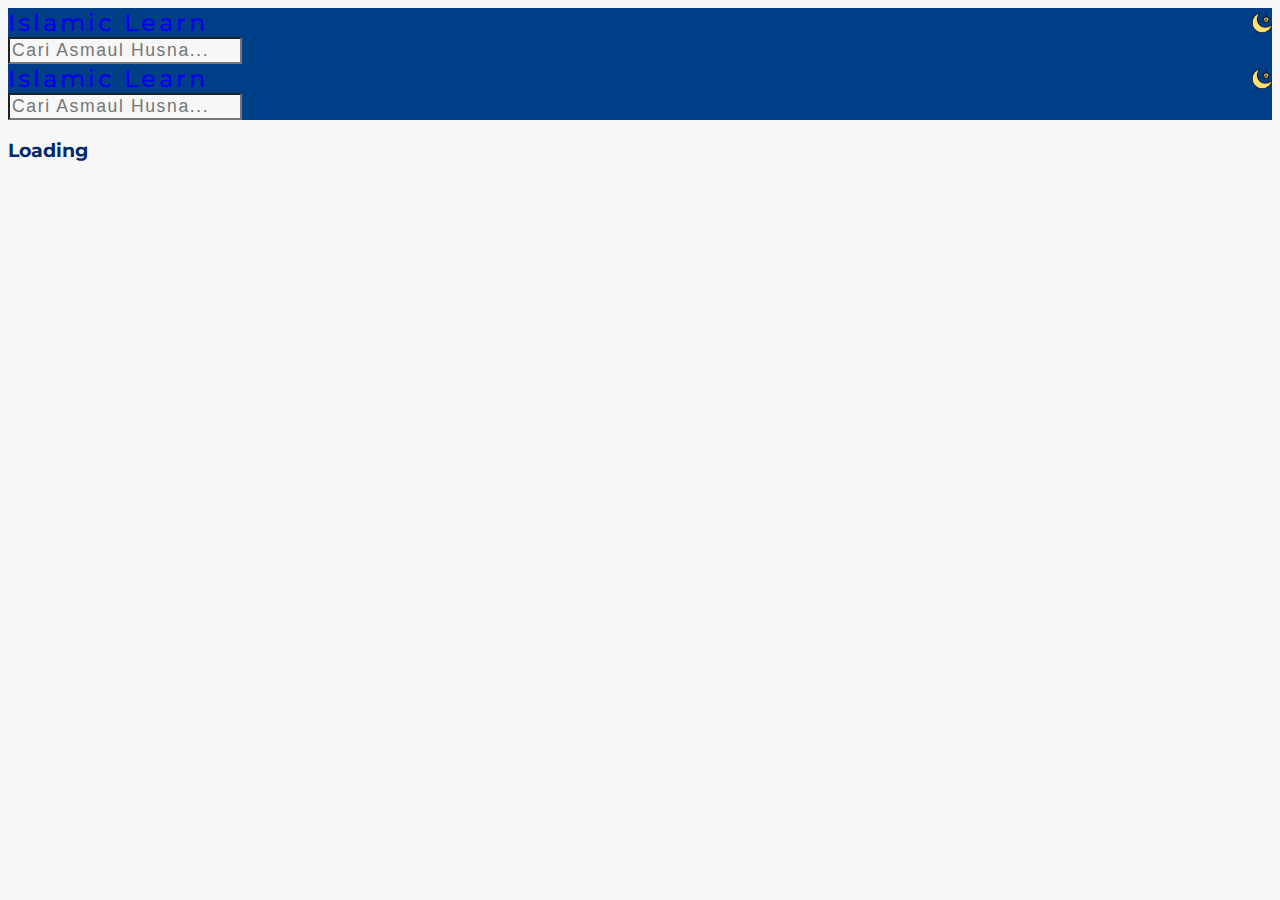
<file: asmaulhusna/index.html>
<!DOCTYPE html>
<html lang="en">

<head>
   <meta charset="UTF-8">
   <meta http-equiv="X-UA-Compatible" content="IE=edge">
   <meta name="viewport" content="width=device-width, initial-scale=1.0">

   <link rel="preconnect" href="https://fonts.gstatic.com">
   <link
      href="https://fonts.googleapis.com/css2?family=Montserrat:ital,wght@0,100;0,200;0,300;0,400;0,500;0,600;0,700;0,800;0,900;1,100;1,200;1,300;1,400;1,500;1,600;1,700;1,800;1,900&display=swap"
      rel="stylesheet">
   <link href="https://cdn.jsdelivr.net/npm/bootstrap@5.0.0-beta2/dist/css/bootstrap.min.css" rel="stylesheet"
      integrity="sha384-BmbxuPwQa2lc/FVzBcNJ7UAyJxM6wuqIj61tLrc4wSX0szH/Ev+nYRRuWlolflfl" crossorigin="anonymous">
   <link rel="stylesheet" href="https://cdnjs.cloudflare.com/ajax/libs/font-awesome/5.15.2/css/all.min.css"
      integrity="sha512-HK5fgLBL+xu6dm/Ii3z4xhlSUyZgTT9tuc/hSrtw6uzJOvgRr2a9jyxxT1ely+B+xFAmJKVSTbpM/CuL7qxO8w=="
      crossorigin="anonymous" />
   <link rel="stylesheet" href="index.css">

   <title>Islamic Learn - Asmaul Husna</title>
</head>

<body id="daftar-asmaul-husna">

   <!-- Navbar -->
   <nav class="navbar navbar-dark fixed-top py-3 px-3 px-sm-0"
      style="color: var(--white); background-color: var(--blue1);">
      <div class="container">
         <a class="navbar-brand font-weight-bold mb-2" href="../"
            style="display: grid; grid-template-columns: 1fr 20px; align-items: center; gap: 10px;">
            <span style="letter-spacing: 3px; font-size: 1.5rem; font-weight: 500;">Islamic Learn</span>
            <img src="../img/muslim.png" style="width: 20px;">
         </a>

         <form class="cari-surat d-flex fuzzy-search">
            <input class="form-control px-3 py-2" type="text"
               style="background-color: var(--white); font-size: 1.1rem; font-weight: 400; letter-spacing: .1rem;"
               placeholder="Cari Asmaul Husna...">
         </form>
      </div>
   </nav>
   <nav class="navbar navbar-dark py-3 px-3 px-sm-0" style="color: var(--white); background-color: var(--blue1);">
      <div class="container">
         <a class="navbar-brand font-weight-bold mb-2" href="#"
            style="display: grid; grid-template-columns: 1fr 20px; align-items: center; gap: 10px;">
            <span style="letter-spacing: 3px; font-size: 1.5rem; font-weight: 500;">Islamic Learn</span>
            <img src="../img/muslim.png" style="width: 20px;">
         </a>

         <form class="cari-surat d-flex">
            <input class="form-control px-3 py-2" type="text"
               style="background-color: var(--white); font-size: 1.1rem; font-weight: 400; letter-spacing: .1rem;"
               placeholder="Cari Asmaul Husna...">
         </form>
      </div>
   </nav>
   <!-- End Navbar -->

   <!-- Asmaul Husna -->
   <section class="asmaul-husna py-4">
      <div class="container list mx-auto row row-cols-1 row-cols-sm-2 row-cols-md-3 row-cols-lg-4 g-4">
         <h3 style="color: var(--blue2);">Loading</h3>
      </div>
   </section>
   <!-- End Asmaul Husna -->


</body>

<script src="https://code.jquery.com/jquery-3.5.1.min.js"
   integrity="sha256-9/aliU8dGd2tb6OSsuzixeV4y/faTqgFtohetphbbj0=" crossorigin="anonymous"></script>
<script src="https://cdn.jsdelivr.net/npm/bootstrap@5.0.0-beta2/dist/js/bootstrap.bundle.min.js"
   integrity="sha384-b5kHyXgcpbZJO/tY9Ul7kGkf1S0CWuKcCD38l8YkeH8z8QjE0GmW1gYU5S9FOnJ0" crossorigin="anonymous"></script>
<script src="../list.js"></script>
<script src="index.js"></script>

</html>
</file>
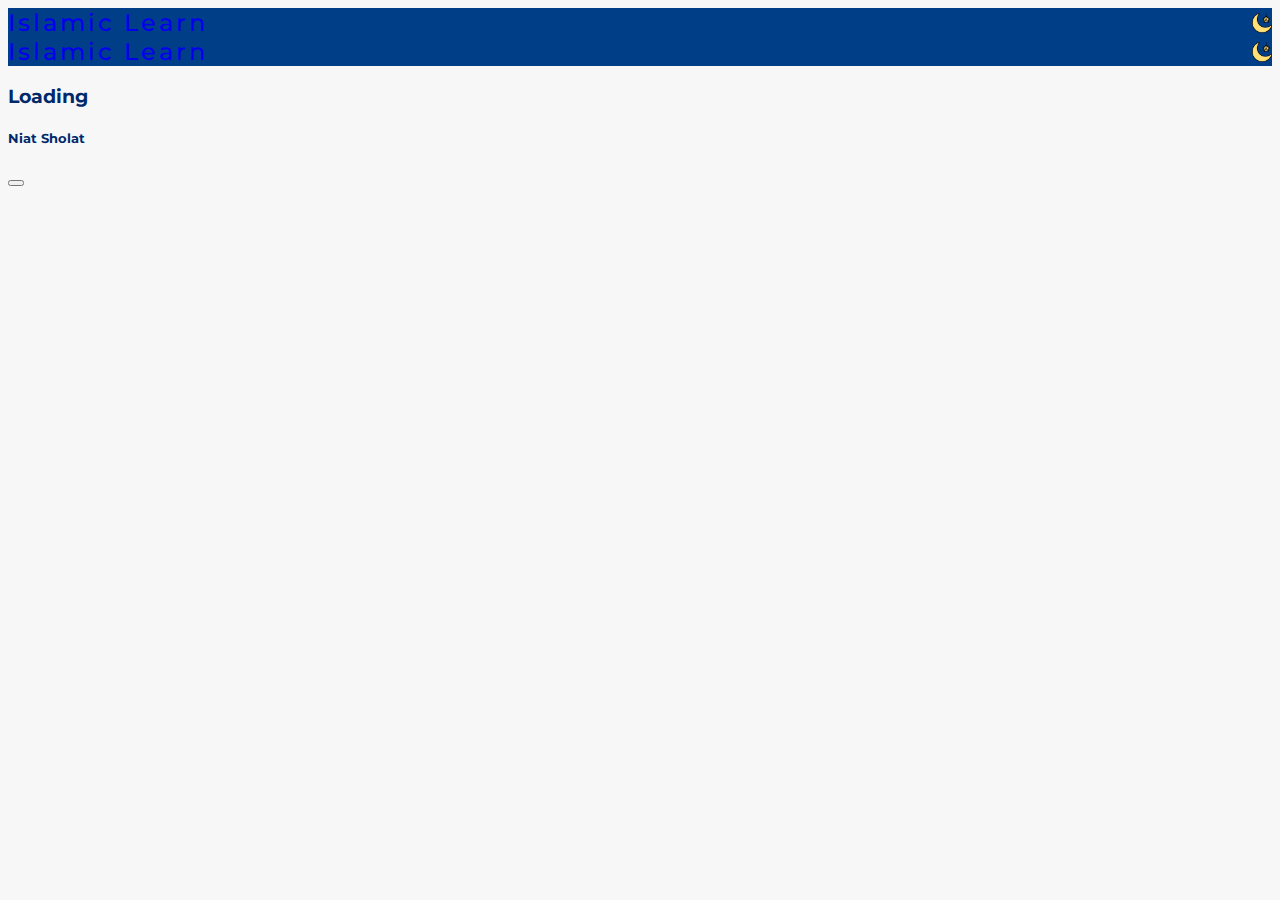
<file: bacaansholat/index.html>
<!DOCTYPE html>
<html lang="en">

<head>
   <meta charset="UTF-8">
   <meta http-equiv="X-UA-Compatible" content="IE=edge">
   <meta name="viewport" content="width=device-width, initial-scale=1.0">

   <link rel="preconnect" href="https://fonts.gstatic.com">
   <link
      href="https://fonts.googleapis.com/css2?family=Montserrat:ital,wght@0,100;0,200;0,300;0,400;0,500;0,600;0,700;0,800;0,900;1,100;1,200;1,300;1,400;1,500;1,600;1,700;1,800;1,900&display=swap"
      rel="stylesheet">
   <link href="https://cdn.jsdelivr.net/npm/bootstrap@5.0.0-beta2/dist/css/bootstrap.min.css" rel="stylesheet"
      integrity="sha384-BmbxuPwQa2lc/FVzBcNJ7UAyJxM6wuqIj61tLrc4wSX0szH/Ev+nYRRuWlolflfl" crossorigin="anonymous">
   <link rel="stylesheet" href="https://cdnjs.cloudflare.com/ajax/libs/font-awesome/5.15.2/css/all.min.css"
      integrity="sha512-HK5fgLBL+xu6dm/Ii3z4xhlSUyZgTT9tuc/hSrtw6uzJOvgRr2a9jyxxT1ely+B+xFAmJKVSTbpM/CuL7qxO8w=="
      crossorigin="anonymous" />
   <link rel="stylesheet" href="index.css">

   <title>Islamic Learn - Bacaan Sholat</title>
</head>

<body>

   <!-- Navbar -->
   <nav class="navbar navbar-dark fixed-top py-3 px-3 px-sm-0"
      style="color: var(--white); background-color: var(--blue1);">
      <div class="container">
         <a class="navbar-brand font-weight-bold mb-2" href="../"
            style="display: grid; grid-template-columns: 1fr 20px; align-items: center; gap: 10px;">
            <span style="letter-spacing: 3px; font-size: 1.5rem; font-weight: 500;">Islamic Learn</span>
            <img src="../img/muslim.png" style="width: 20px;">
         </a>
      </div>
   </nav>
   <nav class="navbar navbar-dark py-3 px-3 px-sm-0" style="color: var(--white); background-color: var(--blue1);">
      <div class="container">
         <a class="navbar-brand font-weight-bold mb-2" href="../"
            style="display: grid; grid-template-columns: 1fr 20px; align-items: center; gap: 10px;">
            <span style="letter-spacing: 3px; font-size: 1.5rem; font-weight: 500;">Islamic Learn</span>
            <img src="../img/muslim.png" style="width: 20px;">
         </a>
      </div>
   </nav>
   <!-- End Navbar -->

   <!-- Bacaan Sholat -->
   <section class="bacaan-sholat py-4">
      <div class="container list mx-auto">
         <h3 style="color: var(--blue2);">Loading</h3>
      </div>

      <!-- Modal Niat Sholat -->
      <div class="modal fade" id="niatSholat" tabindex="-1" aria-labelledby="niatSholatLabel" aria-hidden="true"
         style="color: var(--blue2);">
         <div class="modal-dialog modal-dialog-centered">
            <div class="modal-content">
               <div class="modal-header">
                  <h5 class="modal-title" id="niatSholatLabel">Niat Sholat</h5>
                  <button type="button" class="btn-close" data-bs-dismiss="modal"></button>
               </div>
               <div class="modal-body daftar-niat-sholat">

               </div>
            </div>
         </div>
      </div>
   </section>
   <!-- End Bacaan Sholat -->

</body>

<script src="https://code.jquery.com/jquery-3.5.1.min.js"
   integrity="sha256-9/aliU8dGd2tb6OSsuzixeV4y/faTqgFtohetphbbj0=" crossorigin="anonymous"></script>
<script src="https://cdn.jsdelivr.net/npm/bootstrap@5.0.0-beta2/dist/js/bootstrap.bundle.min.js"
   integrity="sha384-b5kHyXgcpbZJO/tY9Ul7kGkf1S0CWuKcCD38l8YkeH8z8QjE0GmW1gYU5S9FOnJ0" crossorigin="anonymous"></script>
<script src="../list.js"></script>
<script src="index.js"></script>

</html>
</file>
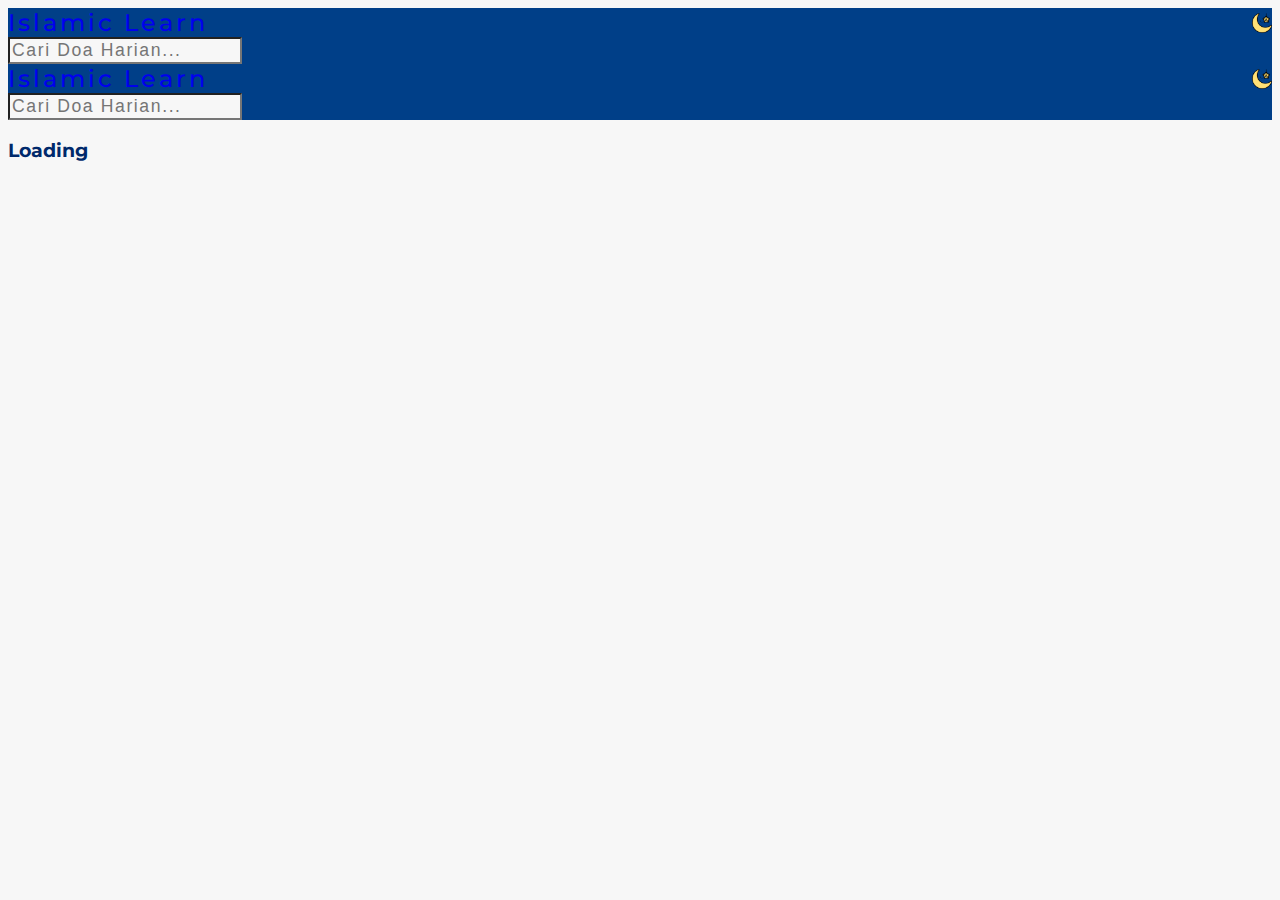
<file: doaharian/index.html>
<!DOCTYPE html>
<html lang="en">

<head>
   <meta charset="UTF-8">
   <meta http-equiv="X-UA-Compatible" content="IE=edge">
   <meta name="viewport" content="width=device-width, initial-scale=1.0">

   <link rel="preconnect" href="https://fonts.gstatic.com">
   <link
      href="https://fonts.googleapis.com/css2?family=Montserrat:ital,wght@0,100;0,200;0,300;0,400;0,500;0,600;0,700;0,800;0,900;1,100;1,200;1,300;1,400;1,500;1,600;1,700;1,800;1,900&display=swap"
      rel="stylesheet">
   <link href="https://cdn.jsdelivr.net/npm/bootstrap@5.0.0-beta2/dist/css/bootstrap.min.css" rel="stylesheet"
      integrity="sha384-BmbxuPwQa2lc/FVzBcNJ7UAyJxM6wuqIj61tLrc4wSX0szH/Ev+nYRRuWlolflfl" crossorigin="anonymous">
   <link rel="stylesheet" href="https://cdnjs.cloudflare.com/ajax/libs/font-awesome/5.15.2/css/all.min.css"
      integrity="sha512-HK5fgLBL+xu6dm/Ii3z4xhlSUyZgTT9tuc/hSrtw6uzJOvgRr2a9jyxxT1ely+B+xFAmJKVSTbpM/CuL7qxO8w=="
      crossorigin="anonymous" />
   <link rel="stylesheet" href="index.css">

   <title>Islamic Learn - Doa Harian</title>
</head>

<body id="daftar-doa-harian">

   <!-- Navbar -->
   <nav class="navbar navbar-dark fixed-top py-3 px-3 px-sm-0"
      style="color: var(--white); background-color: var(--blue1);">
      <div class="container">
         <a class="navbar-brand font-weight-bold mb-2" href="../"
            style="display: grid; grid-template-columns: 1fr 20px; align-items: center; gap: 10px;">
            <span style="letter-spacing: 3px; font-size: 1.5rem; font-weight: 500;">Islamic Learn</span>
            <img src="../img/muslim.png" style="width: 20px;">
         </a>

         <form class="cari-doa d-flex fuzzy-search">
            <input class="form-control px-3 py-2" type="text"
               style="background-color: var(--white); font-size: 1.1rem; font-weight: 500; letter-spacing: .1rem;"
               placeholder="Cari Doa Harian...">
         </form>
      </div>
   </nav>
   <nav class="navbar navbar-dark py-3 px-3 px-sm-0" style="color: var(--white); background-color: var(--blue1);">
      <div class="container">
         <a class="navbar-brand font-weight-bold mb-2" href="../"
            style="display: grid; grid-template-columns: 1fr 20px; align-items: center; gap: 10px;">
            <span style="letter-spacing: 3px; font-size: 1.5rem; font-weight: 500;">Islamic Learn</span>
            <img src="../img/muslim.png" style="width: 20px;">
         </a>

         <form class="cari-doa d-flex">
            <input class="form-control px-3 py-2" type="text"
               style="background-color: var(--white); font-size: 1.1rem; font-weight: 500; letter-spacing: .1rem;"
               placeholder="Cari Doa Harian...">
         </form>
      </div>
   </nav>
   <!-- End Navbar -->

   <!-- Doa Harian -->
   <section class="doa-harian py-4">
      <div class="container list mx-auto">
         <h3 style="color: var(--blue2);">Loading</h3>
      </div>
   </section>
   <!-- End Doa Harian -->

</body>

<script src="https://code.jquery.com/jquery-3.5.1.min.js"
   integrity="sha256-9/aliU8dGd2tb6OSsuzixeV4y/faTqgFtohetphbbj0=" crossorigin="anonymous"></script>
<script src="https://cdn.jsdelivr.net/npm/bootstrap@5.0.0-beta2/dist/js/bootstrap.bundle.min.js"
   integrity="sha384-b5kHyXgcpbZJO/tY9Ul7kGkf1S0CWuKcCD38l8YkeH8z8QjE0GmW1gYU5S9FOnJ0" crossorigin="anonymous"></script>
<script src="../list.js"></script>
<script src="index.js"></script>

</html>
</file>
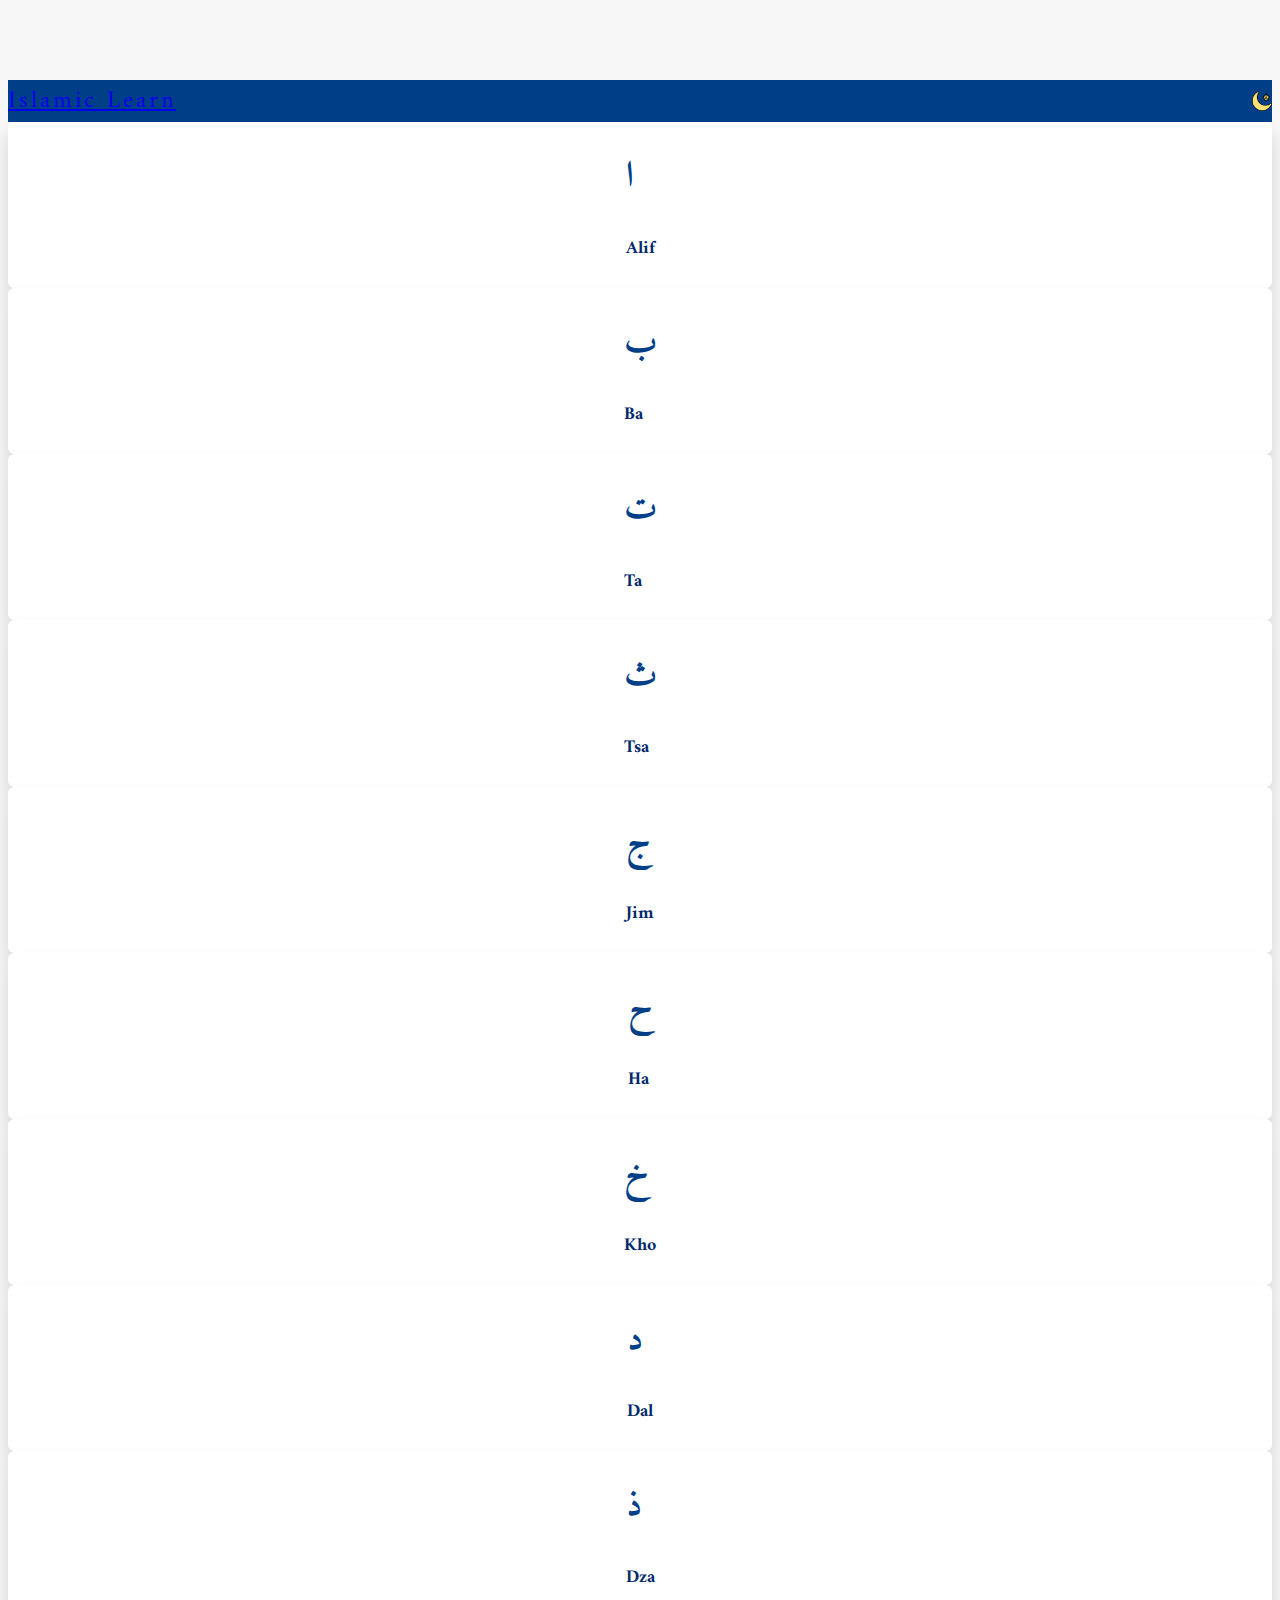
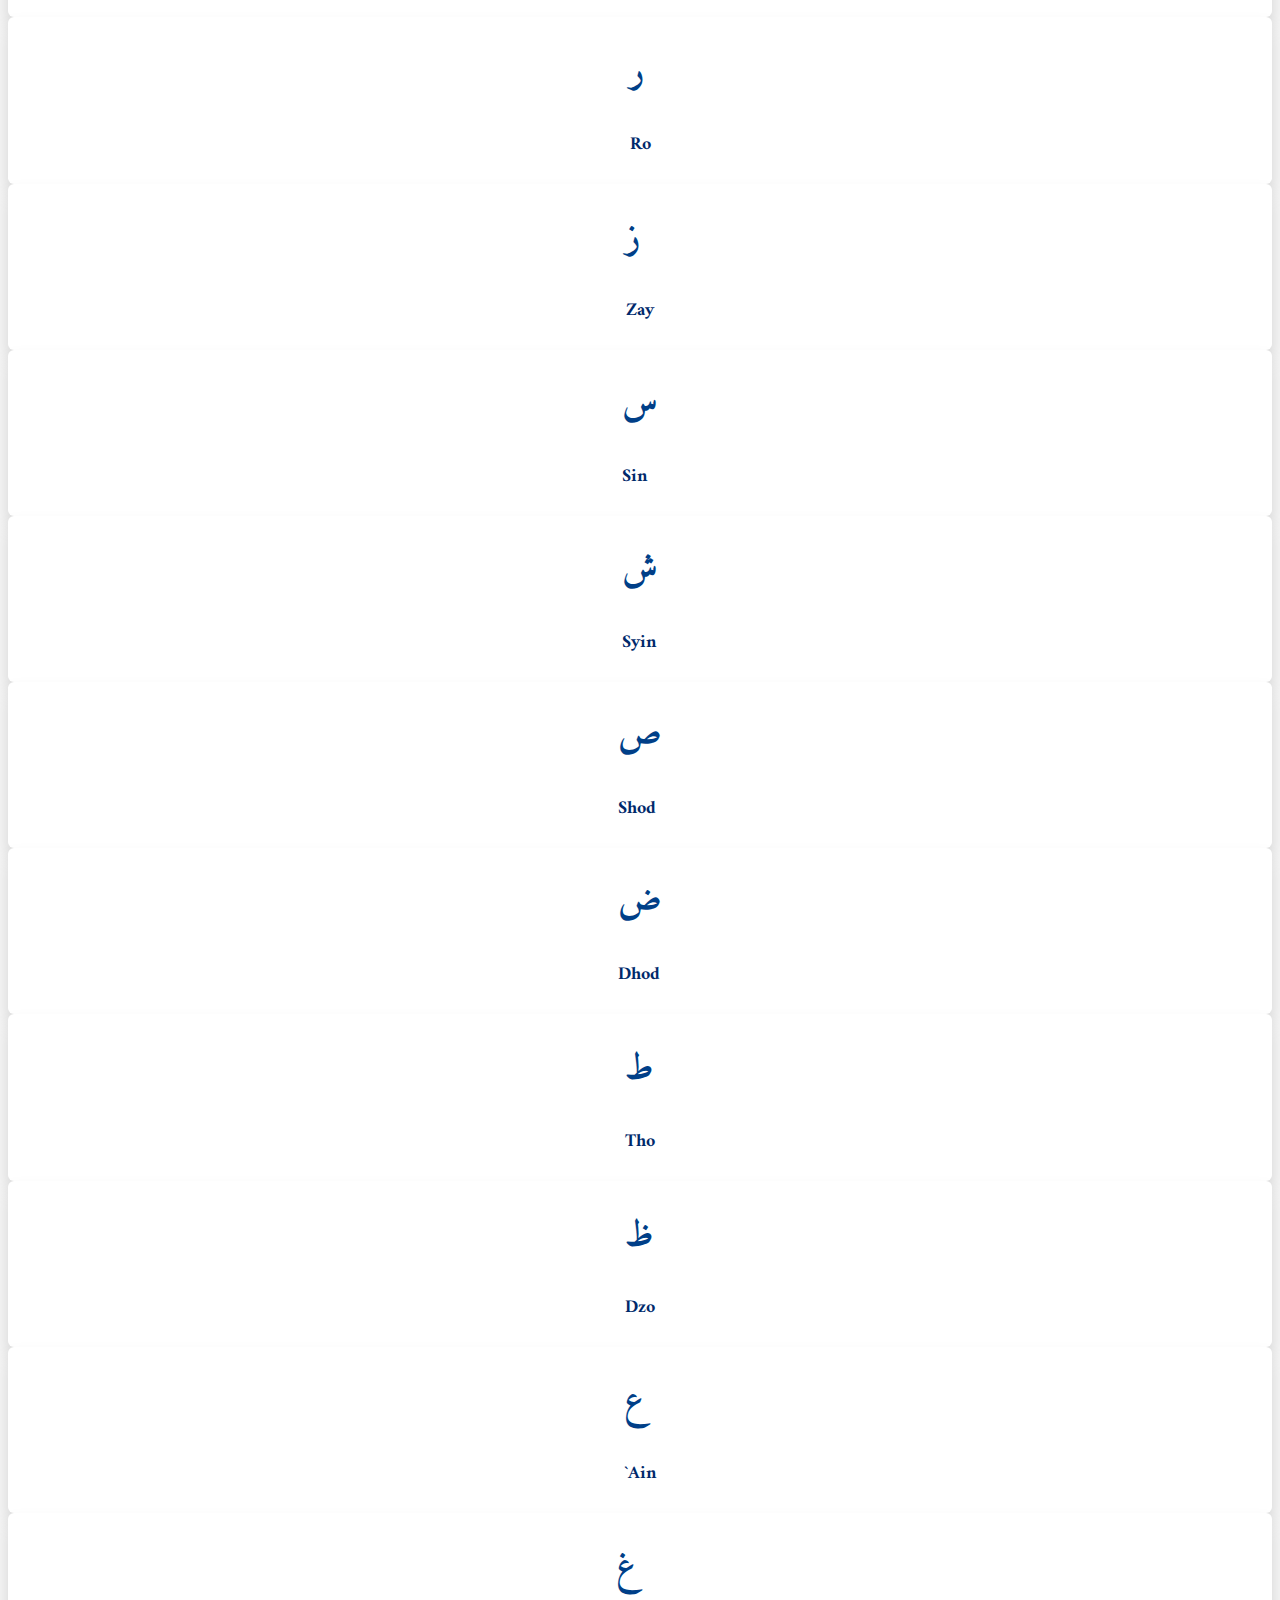
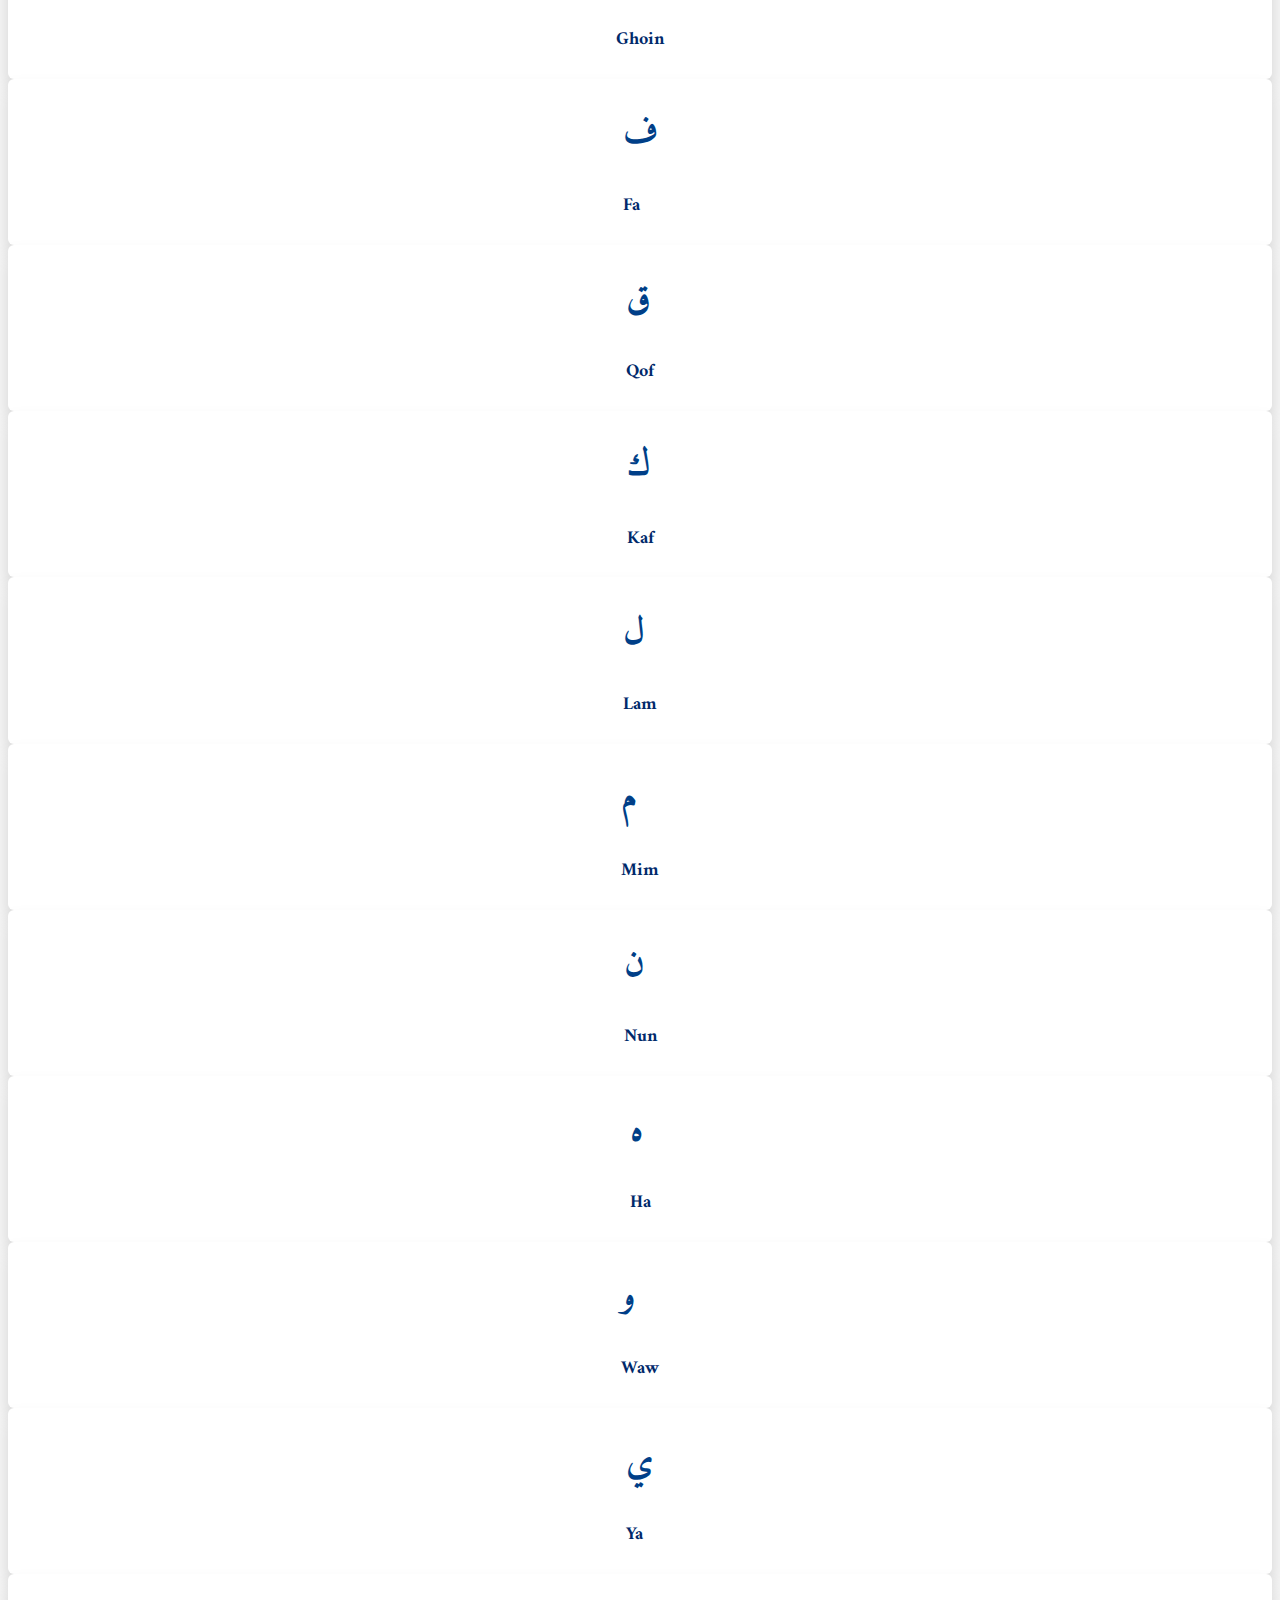
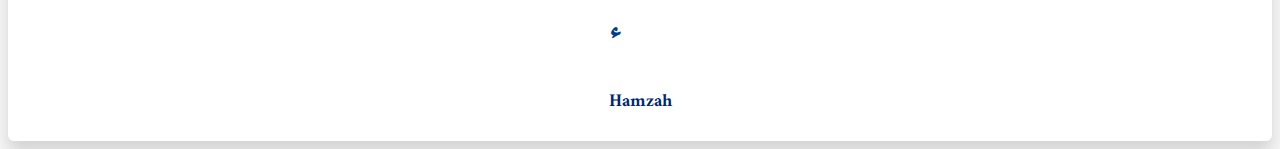
<file: hijaiyah/index.html>
<!DOCTYPE html>
<html lang="en">

<head>
   <meta charset="UTF-8">
   <meta http-equiv="X-UA-Compatible" content="IE=edge">
   <meta name="viewport" content="width=device-width, initial-scale=1.0">
   <link rel="preconnect" href="https://fonts.gstatic.com">
   <link href="https://fonts.googleapis.com/css2?family=Amiri&display=swap" rel="stylesheet">
   <link href="https://cdn.jsdelivr.net/npm/bootstrap@5.0.0-beta2/dist/css/bootstrap.min.css" rel="stylesheet"
      integrity="sha384-BmbxuPwQa2lc/FVzBcNJ7UAyJxM6wuqIj61tLrc4wSX0szH/Ev+nYRRuWlolflfl" crossorigin="anonymous">
   <link rel="stylesheet" href="index.css">
   <title>Islamic Learn - Huruf Hijaiyah</title>
</head>

<body id="daftar-hijaiyah">

   <!-- Navbar -->
   <nav class="navbar navbar-dark fixed-top py-3 px-3 px-sm-0"
      style="color: var(--white); background-color: var(--blue1);">
      <div class="container">
         <a class="navbar-brand font-weight-bold mb-2" href=".."
            style="display: grid; grid-template-columns: 1fr 20px; align-items: center; gap: 10px;">
            <span style="letter-spacing: 3px; font-size: 2rem; font-weight: 500;">Islamic Learn</span>
            <img src="../img/muslim.png" style="width: 20px;">
         </a>
      </div>
   </nav>
   <!-- End Navbar -->

   <!-- Huruf Hijaiyah -->
   <section class="huruf-hijaiyah py-4">
      <div class="container list mx-auto row row-cols-1 row-cols-sm-2 row-cols-md-3 row-cols-lg-4 g-4">
         <!-- Huruf Hijaiyah akan dimuat di sini -->
      </div>
   </section>
   <!-- End Huruf Hijaiyah -->

   <script src="https://code.jquery.com/jquery-3.5.1.min.js"
      integrity="sha256-9/aliU8dGd2tb6OSsuzixeV4y/faTqgFtohetphbbj0=" crossorigin="anonymous"></script>
   <script src="https://cdn.jsdelivr.net/npm/bootstrap@5.0.0-beta2/dist/js/bootstrap.bundle.min.js"
      integrity="sha384-b5kHyXgcpbZJO/tY9Ul7kGkf1S0CWuKcCD38l8YkeH8z8QjE0GmW1gYU5S9FOnJ0" crossorigin="anonymous">
   </script>
   <script src="../list.js"></script>
   <script src="index.js"></script>
</body>
</html>
</file>
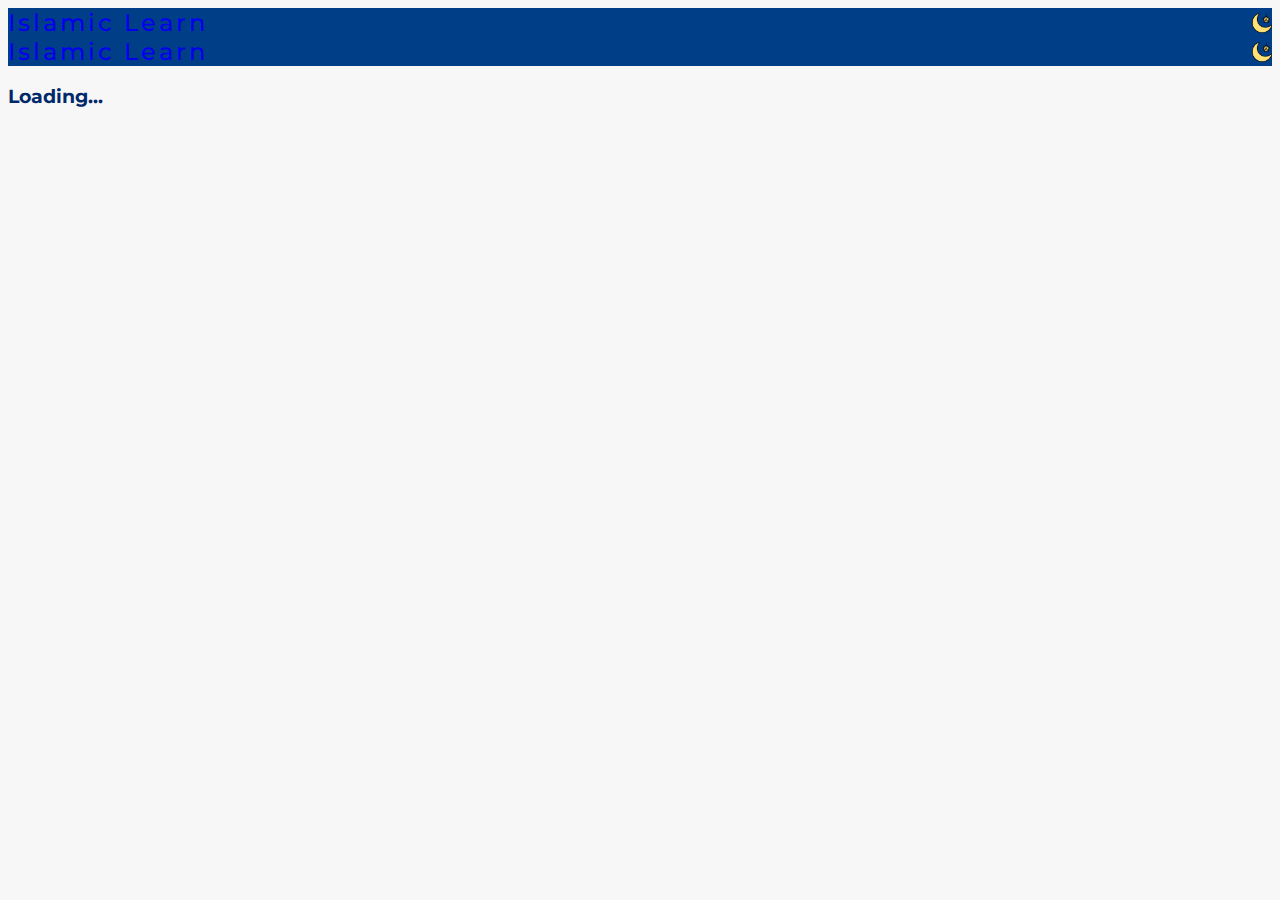
<file: kisahnabi/index.html>
<!DOCTYPE html>
<html lang="en">

<head>
   <meta charset="UTF-8">
   <meta http-equiv="X-UA-Compatible" content="IE=edge">
   <meta name="viewport" content="width=device-width, initial-scale=1.0">

   <link rel="preconnect" href="https://fonts.gstatic.com">
   <link
      href="https://fonts.googleapis.com/css2?family=Montserrat:ital,wght@0,100;0,200;0,300;0,400;0,500;0,600;0,700;0,800;0,900;1,100;1,200;1,300;1,400;1,500;1,600;1,700;1,800;1,900&display=swap"
      rel="stylesheet">
   <link href="https://cdn.jsdelivr.net/npm/bootstrap@5.0.0-beta2/dist/css/bootstrap.min.css" rel="stylesheet"
      integrity="sha384-BmbxuPwQa2lc/FVzBcNJ7UAyJxM6wuqIj61tLrc4wSX0szH/Ev+nYRRuWlolflfl" crossorigin="anonymous">
   <link rel="stylesheet" href="https://cdnjs.cloudflare.com/ajax/libs/font-awesome/5.15.2/css/all.min.css"
      integrity="sha512-HK5fgLBL+xu6dm/Ii3z4xhlSUyZgTT9tuc/hSrtw6uzJOvgRr2a9jyxxT1ely+B+xFAmJKVSTbpM/CuL7qxO8w=="
      crossorigin="anonymous" />
   <link rel="stylesheet" href="index.css">

   <title>Islamic Learn - Kisah Nabi dan Rasul</title>
</head>

<body>

   <!-- Navbar -->
   <nav class="navbar navbar-dark fixed-top py-3 px-3 px-sm-0"
      style="color: var(--white); background-color: var(--blue1);">
      <div class="container">
         <a class="navbar-brand font-weight-bold mb-2" href="../"
            style="display: grid; grid-template-columns: 1fr 20px; align-items: center; gap: 10px;">
            <span style="letter-spacing: 3px; font-size: 1.5rem; font-weight: 500;">Islamic Learn</span>
            <img src="../img/muslim.png" style="width: 20px;">
         </a>
      </div>
   </nav>
   <nav class="navbar navbar-dark py-3 px-3 px-sm-0" style="color: var(--white); background-color: var(--blue1);">
      <div class="container">
         <a class="navbar-brand font-weight-bold mb-2" href="#"
            style="display: grid; grid-template-columns: 1fr 20px; align-items: center; gap: 10px;">
            <span style="letter-spacing: 3px; font-size: 1.5rem; font-weight: 500;">Islamic Learn</span>
            <img src="../img/muslim.png" style="width: 20px;">
         </a>
      </div>
   </nav>
   <!-- End Navbar -->

   <!-- Kisah Nabi -->
   <section class="kisah-nabi py-4">
      <div class="container mx-auto">
         <h3 style="color: var(--blue2);">Loading...</h3>
      </div>
   </section>
   <!-- End Kisah Nabi -->

</body>

<script src="https://code.jquery.com/jquery-3.5.1.min.js"
   integrity="sha256-9/aliU8dGd2tb6OSsuzixeV4y/faTqgFtohetphbbj0=" crossorigin="anonymous"></script>
<script src="https://cdn.jsdelivr.net/npm/bootstrap@5.0.0-beta2/dist/js/bootstrap.bundle.min.js"
   integrity="sha384-b5kHyXgcpbZJO/tY9Ul7kGkf1S0CWuKcCD38l8YkeH8z8QjE0GmW1gYU5S9FOnJ0" crossorigin="anonymous"></script>
<script src="index.js"></script>

</html>
</file>
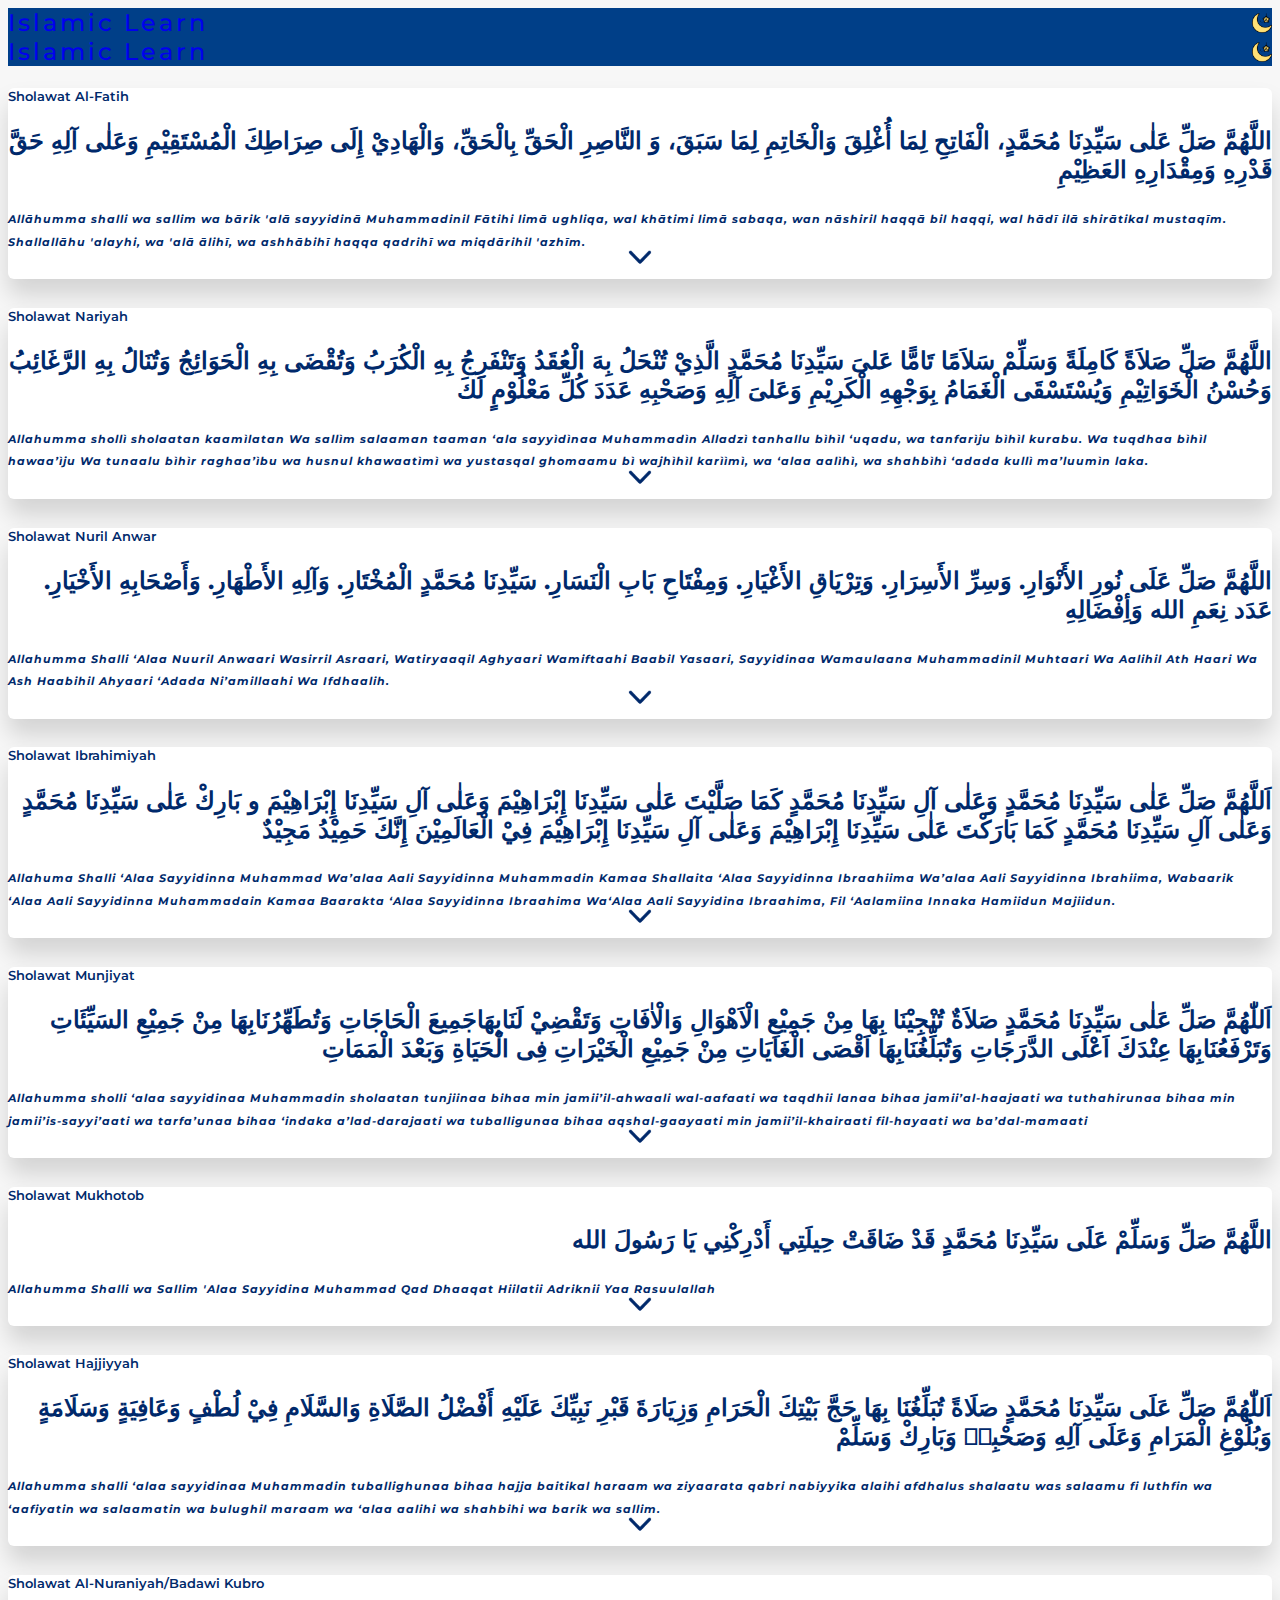
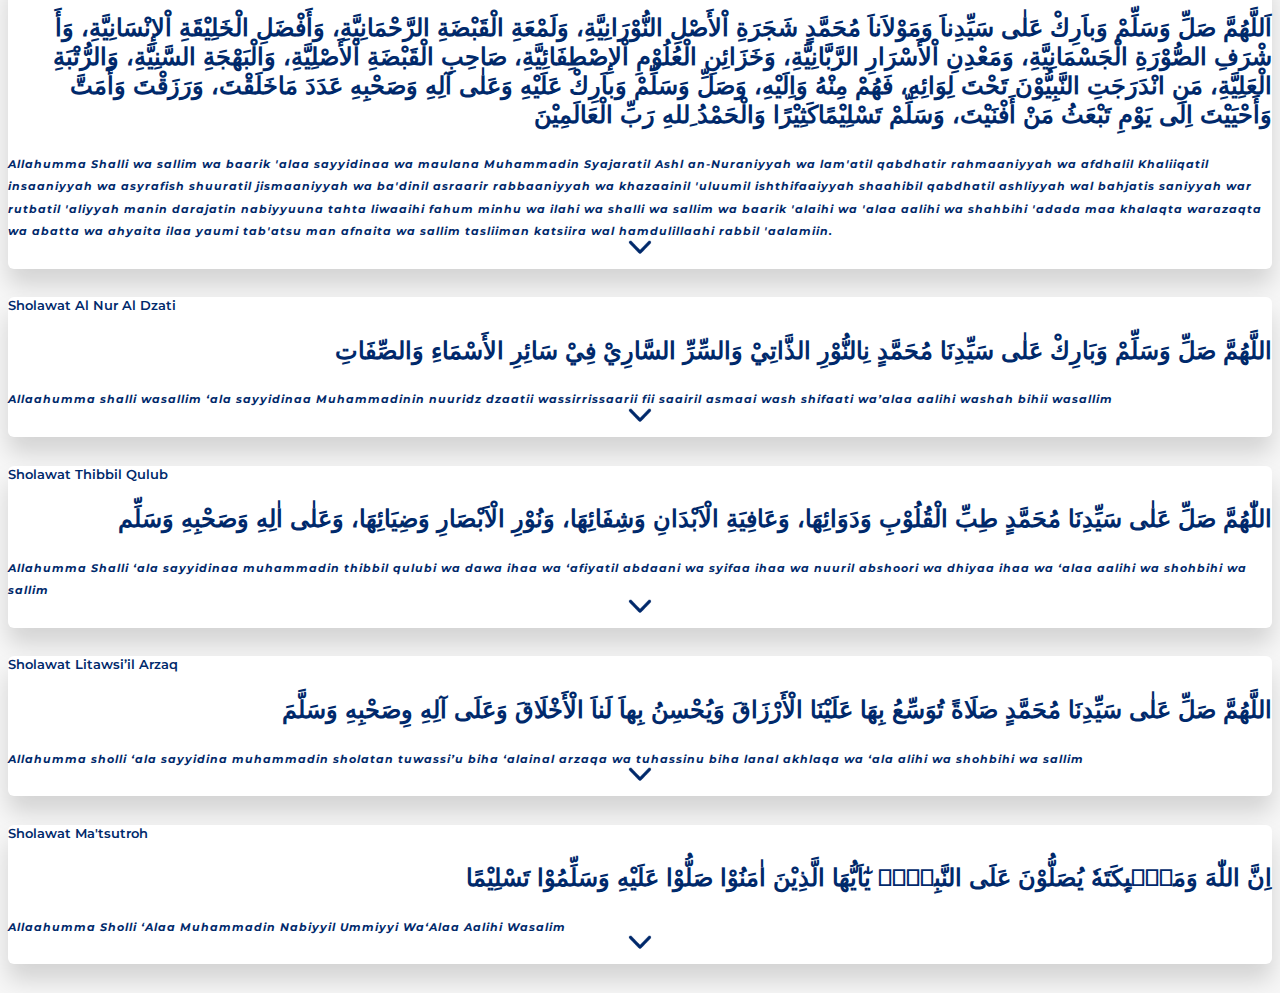
<file: sholawat/index.html>
<!DOCTYPE html>
<html lang="en">

<head>
   <meta charset="UTF-8">
   <meta http-equiv="X-UA-Compatible" content="IE=edge">
   <meta name="viewport" content="width=device-width, initial-scale=1.0">

   <link rel="preconnect" href="https://fonts.gstatic.com">
   <link
      href="https://fonts.googleapis.com/css2?family=Montserrat:ital,wght@0,100;0,200;0,300;0,400;0,500;0,600;0,700;0,800;0,900;1,100;1,200;1,300;1,400;1,500;1,600;1,700;1,800;1,900&display=swap"
      rel="stylesheet">
   <link href="https://cdn.jsdelivr.net/npm/bootstrap@5.0.0-beta2/dist/css/bootstrap.min.css" rel="stylesheet"
      integrity="sha384-BmbxuPwQa2lc/FVzBcNJ7UAyJxM6wuqIj61tLrc4wSX0szH/Ev+nYRRuWlolflfl" crossorigin="anonymous">
   <link rel="stylesheet" href="https://cdnjs.cloudflare.com/ajax/libs/font-awesome/5.15.2/css/all.min.css"
      integrity="sha512-HK5fgLBL+xu6dm/Ii3z4xhlSUyZgTT9tuc/hSrtw6uzJOvgRr2a9jyxxT1ely+B+xFAmJKVSTbpM/CuL7qxO8w=="
      crossorigin="anonymous" />
   <link rel="stylesheet" href="index.css">

   <title>Islamic Learn - Sholawat Nabi</title>
</head>

<body id="daftar-doa-harian">

   <!-- Navbar -->
   <nav class="navbar navbar-dark fixed-top py-3 px-3 px-sm-0"
      style="color: var(--white); background-color: var(--blue1);">
      <div class="container">
         <a class="navbar-brand font-weight-bold mb-2" href="../"
            style="display: grid; grid-template-columns: 1fr 20px; align-items: center; gap: 10px;">
            <span style="letter-spacing: 3px; font-size: 1.5rem; font-weight: 500;">Islamic Learn</span>
            <img src="../img/muslim.png" style="width: 20px;">
         </a>
      </div>
   </nav>
   <nav class="navbar navbar-dark py-3 px-3 px-sm-0" style="color: var(--white); background-color: var(--blue1);">
      <div class="container">
         <a class="navbar-brand font-weight-bold mb-2" href="../"
            style="display: grid; grid-template-columns: 1fr 20px; align-items: center; gap: 10px;">
            <span style="letter-spacing: 3px; font-size: 1.5rem; font-weight: 500;">Islamic Learn</span>
            <img src="../img/muslim.png" style="width: 20px;">
         </a>
      </div>
   </nav>
   <!-- End Navbar -->

   <!-- Sholawat Nabi -->
   <section class="sholawat-nabi py-4">
      <div class="container list mx-auto">
         <h3 style="color: var(--blue2);">Loading...</h3>
      </div>
   </section>
   <!-- End Sholawat Nabi -->

</body>

<script src="https://code.jquery.com/jquery-3.5.1.min.js"
   integrity="sha256-9/aliU8dGd2tb6OSsuzixeV4y/faTqgFtohetphbbj0=" crossorigin="anonymous"></script>
<script src="https://cdn.jsdelivr.net/npm/bootstrap@5.0.0-beta2/dist/js/bootstrap.bundle.min.js"
   integrity="sha384-b5kHyXgcpbZJO/tY9Ul7kGkf1S0CWuKcCD38l8YkeH8z8QjE0GmW1gYU5S9FOnJ0" crossorigin="anonymous"></script>
<script src="index.js"></script>

</html>
</file>
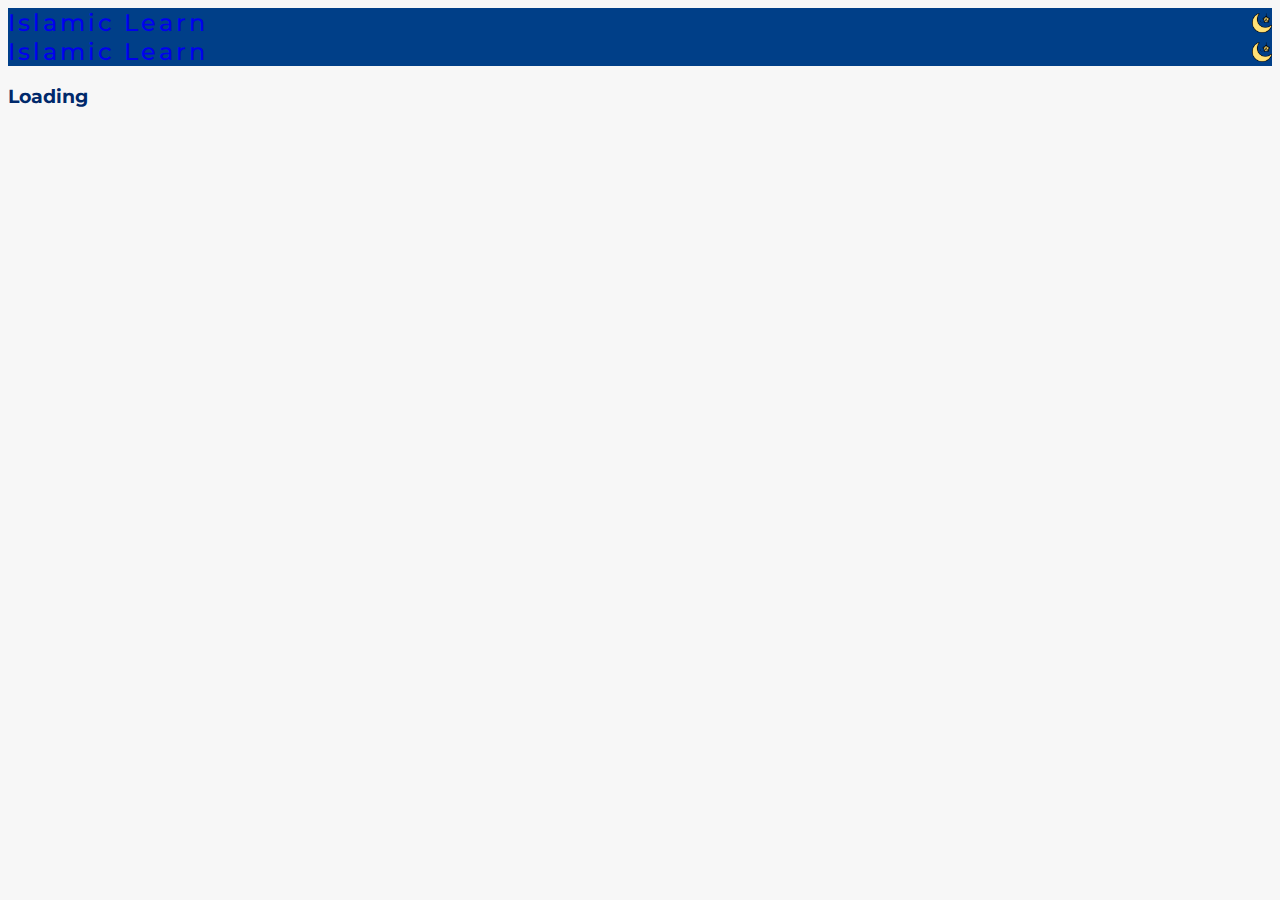
<file: tahlil/index.html>
<!DOCTYPE html>
<html lang="en">

<head>
   <meta charset="UTF-8">
   <meta http-equiv="X-UA-Compatible" content="IE=edge">
   <meta name="viewport" content="width=device-width, initial-scale=1.0">

   <link rel="preconnect" href="https://fonts.gstatic.com">
   <link
      href="https://fonts.googleapis.com/css2?family=Montserrat:ital,wght@0,100;0,200;0,300;0,400;0,500;0,600;0,700;0,800;0,900;1,100;1,200;1,300;1,400;1,500;1,600;1,700;1,800;1,900&display=swap"
      rel="stylesheet">
   <link href="https://cdn.jsdelivr.net/npm/bootstrap@5.0.0-beta2/dist/css/bootstrap.min.css" rel="stylesheet"
      integrity="sha384-BmbxuPwQa2lc/FVzBcNJ7UAyJxM6wuqIj61tLrc4wSX0szH/Ev+nYRRuWlolflfl" crossorigin="anonymous">
   <link rel="stylesheet" href="https://cdnjs.cloudflare.com/ajax/libs/font-awesome/5.15.2/css/all.min.css"
      integrity="sha512-HK5fgLBL+xu6dm/Ii3z4xhlSUyZgTT9tuc/hSrtw6uzJOvgRr2a9jyxxT1ely+B+xFAmJKVSTbpM/CuL7qxO8w=="
      crossorigin="anonymous" />
   <link rel="stylesheet" href="index.css">

   <title>Islamic Learn - Bacaan Tahlil</title>
</head>

<body>

   <!-- Navbar -->
   <nav class="navbar navbar-dark fixed-top py-3 px-3 px-sm-0"
      style="color: var(--white); background-color: var(--blue1);">
      <div class="container">
         <a class="navbar-brand font-weight-bold mb-2" href="../"
            style="display: grid; grid-template-columns: 1fr 20px; align-items: center; gap: 10px;">
            <span style="letter-spacing: 3px; font-size: 1.5rem; font-weight: 500;">Islamic Learn</span>
            <img src="../img/muslim.png" style="width: 20px;">
         </a>
      </div>
   </nav>
   <nav class="navbar navbar-dark py-3 px-3 px-sm-0" style="color: var(--white); background-color: var(--blue1);">
      <div class="container">
         <a class="navbar-brand font-weight-bold mb-2" href="../"
            style="display: grid; grid-template-columns: 1fr 20px; align-items: center; gap: 10px;">
            <span style="letter-spacing: 3px; font-size: 1.5rem; font-weight: 500;">Islamic Learn</span>
            <img src="../img/muslim.png" style="width: 20px;">
         </a>
      </div>
   </nav>
   <!-- End Navbar -->

   <!--Bacaan Tahlil -->
   <section class="bacaan-tahlil py-4">
      <div class="container list mx-auto">
         <h3 style="color: var(--blue2);">Loading</h3>
      </div>
   </section>
   <!-- End Bacaan Tahlil -->

</body>

<script src="https://code.jquery.com/jquery-3.5.1.min.js"
   integrity="sha256-9/aliU8dGd2tb6OSsuzixeV4y/faTqgFtohetphbbj0=" crossorigin="anonymous"></script>
<script src="https://cdn.jsdelivr.net/npm/bootstrap@5.0.0-beta2/dist/js/bootstrap.bundle.min.js"
   integrity="sha384-b5kHyXgcpbZJO/tY9Ul7kGkf1S0CWuKcCD38l8YkeH8z8QjE0GmW1gYU5S9FOnJ0" crossorigin="anonymous"></script>
<script src="index.js"></script>

</html>
</file>
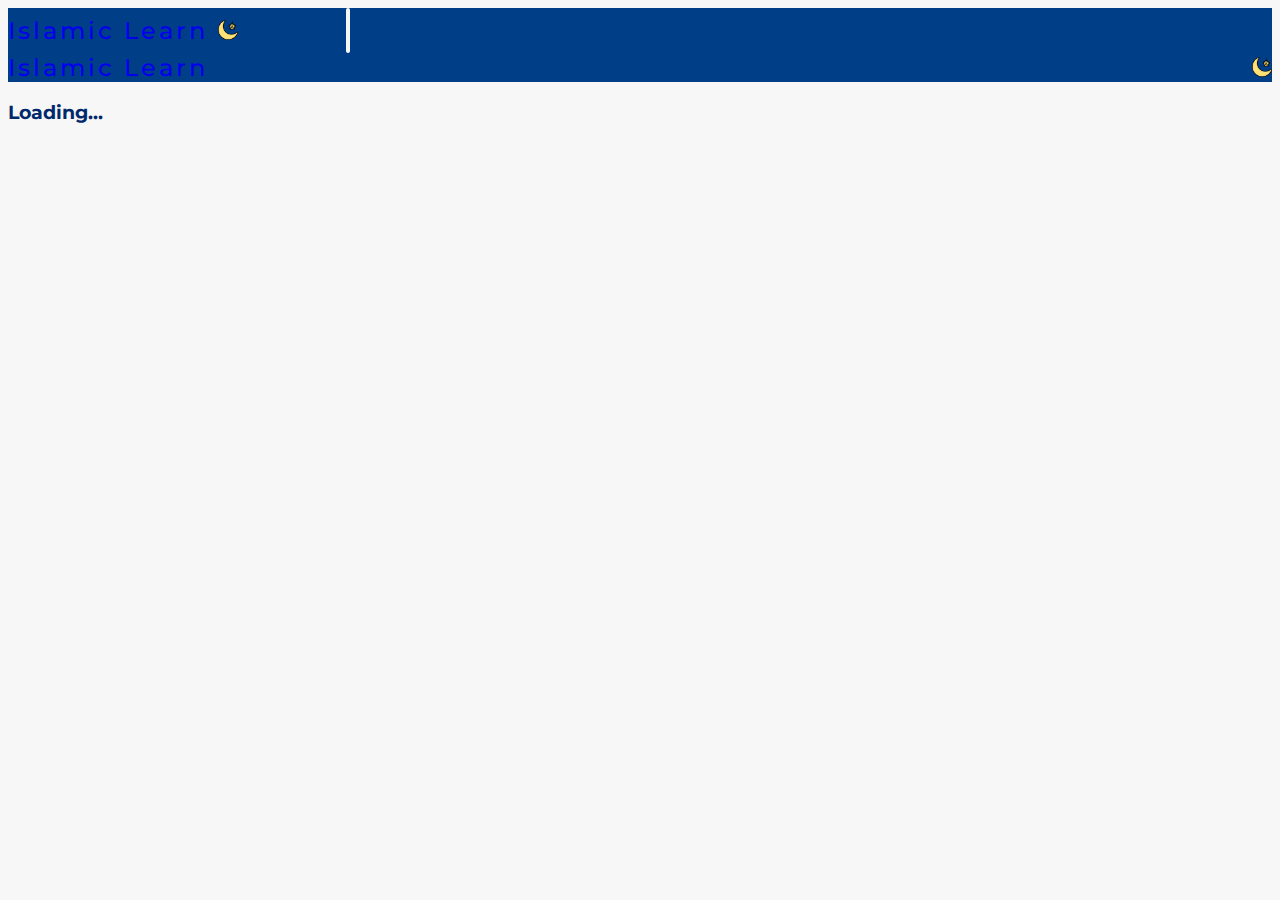
<file: hadits/daftar/index.html>
<!DOCTYPE html>
<html lang="en">

<head>
   <meta charset="UTF-8">
   <meta http-equiv="X-UA-Compatible" content="IE=edge">
   <meta name="viewport" content="width=device-width, initial-scale=1.0">

   <link rel="preconnect" href="https://fonts.gstatic.com">
   <link
      href="https://fonts.googleapis.com/css2?family=Montserrat:ital,wght@0,100;0,200;0,300;0,400;0,500;0,600;0,700;0,800;0,900;1,100;1,200;1,300;1,400;1,500;1,600;1,700;1,800;1,900&display=swap"
      rel="stylesheet">
   <link href="https://cdn.jsdelivr.net/npm/bootstrap@5.0.0-beta2/dist/css/bootstrap.min.css" rel="stylesheet"
      integrity="sha384-BmbxuPwQa2lc/FVzBcNJ7UAyJxM6wuqIj61tLrc4wSX0szH/Ev+nYRRuWlolflfl" crossorigin="anonymous">
   <link rel="stylesheet" href="https://cdnjs.cloudflare.com/ajax/libs/font-awesome/5.15.2/css/all.min.css"
      integrity="sha512-HK5fgLBL+xu6dm/Ii3z4xhlSUyZgTT9tuc/hSrtw6uzJOvgRr2a9jyxxT1ely+B+xFAmJKVSTbpM/CuL7qxO8w=="
      crossorigin="anonymous" />
   <link rel="stylesheet" href="index.css">

   <title>Islamic Learn - Hadits Rasulullah</title>
</head>

<body>

   <!-- Navbar -->
   <nav class="navbar navbar-dark fixed-top py-3 px-3 px-sm-0"
      style="color: var(--white); background-color: var(--blue1);">
      <div class="container">
         <div class="navbar-title mx-auto mx-sm-0"
            style="display: flex; justify-content: space-between; align-items: center; width: 100%; max-width: 450px;">
            <a class="navbar-brand font-weight-bold mb-2" href="../../"
               style="display: grid; grid-template-columns: 1fr 20px; align-items: center; gap: 10px;">
               <span style="letter-spacing: 3px; font-size: 1.5rem; font-weight: 500;">Islamic Learn</span>
               <img src="../../img/muslim.png" style="width: 20px;">
            </a>
            <span class="me-4"
               style="height: 2.8rem; width: .2rem; background-color: var(--white); border-radius: .2rem;"></span>
            <div style="letter-spacing: .1rem;">
               <h5 class="nama-perawi m-0" style="font-weight: 600;"></h5>
            </div>
         </div>
      </div>
   </nav>
   <nav class="navbar navbar-dark py-3 px-3 px-sm-0" style="color: var(--white); background-color: var(--blue1);">
      <div class="container">
         <a class="navbar-brand font-weight-bold mb-2" href="#"
            style="display: grid; grid-template-columns: 1fr 20px; align-items: center; gap: 10px;">
            <span style="letter-spacing: 3px; font-size: 1.5rem; font-weight: 500;">Islamic Learn</span>
            <img src="../../img/muslim.png" style="width: 20px;">
         </a>
      </div>
   </nav>
   <!-- End Navbar -->

   <!-- Pagination -->
   <section class="pagination pagination1 mt-5" style="display: none;">
      <div class="container mx-auto"></div>
   </section>
   <!-- End Pagination -->

   <!-- Daftar Hadits -->
   <section class="daftar-hadits py-4">
      <div class="container mx-auto">
         <h3 style="color: var(--blue2);">Loading...</h3>
      </div>
   </section>
   <!-- End Daftar Hadits -->

   <!-- Pagination -->
   <section class="pagination pagination2 mt-5" style="display: none;">
      <div class="container mx-auto"></div>
   </section>
   <!-- End Pagination -->

</body>

<script src="https://code.jquery.com/jquery-3.5.1.min.js"
   integrity="sha256-9/aliU8dGd2tb6OSsuzixeV4y/faTqgFtohetphbbj0=" crossorigin="anonymous"></script>
<script src="https://cdn.jsdelivr.net/npm/bootstrap@5.0.0-beta2/dist/js/bootstrap.bundle.min.js"
   integrity="sha384-b5kHyXgcpbZJO/tY9Ul7kGkf1S0CWuKcCD38l8YkeH8z8QjE0GmW1gYU5S9FOnJ0" crossorigin="anonymous"></script>
<script src="../../list.js"></script>
<script src="../../pagination.min.js"></script>
<script src="index.js"></script>

</html>
</file>
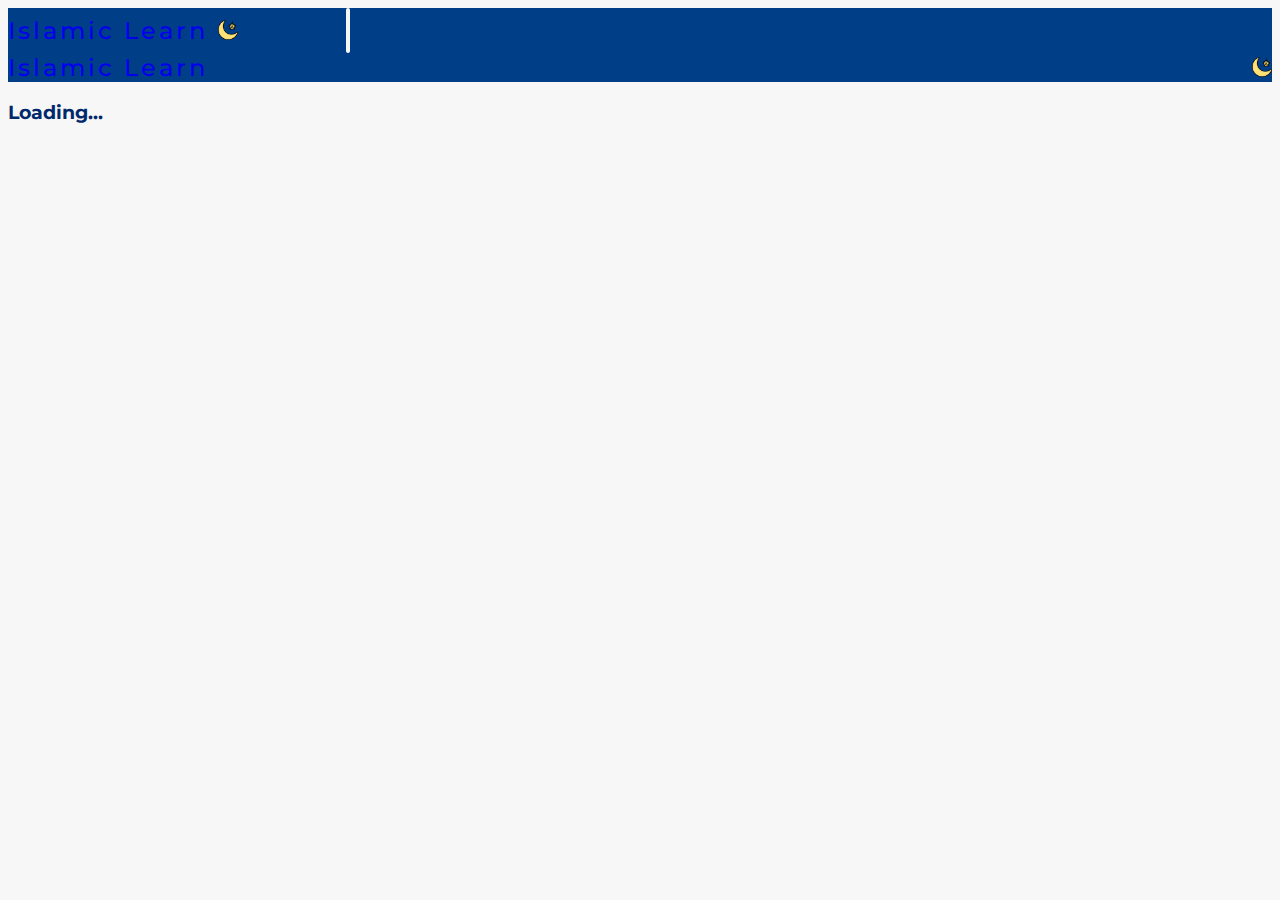
<file: kisahnabi/full/index.html>
<!DOCTYPE html>
<html lang="en">

<head>
   <meta charset="UTF-8">
   <meta http-equiv="X-UA-Compatible" content="IE=edge">
   <meta name="viewport" content="width=device-width, initial-scale=1.0">

   <link rel="preconnect" href="https://fonts.gstatic.com">
   <link
      href="https://fonts.googleapis.com/css2?family=Montserrat:ital,wght@0,100;0,200;0,300;0,400;0,500;0,600;0,700;0,800;0,900;1,100;1,200;1,300;1,400;1,500;1,600;1,700;1,800;1,900&display=swap"
      rel="stylesheet">
   <link href="https://cdn.jsdelivr.net/npm/bootstrap@5.0.0-beta2/dist/css/bootstrap.min.css" rel="stylesheet"
      integrity="sha384-BmbxuPwQa2lc/FVzBcNJ7UAyJxM6wuqIj61tLrc4wSX0szH/Ev+nYRRuWlolflfl" crossorigin="anonymous">
   <link rel="stylesheet" href="https://cdnjs.cloudflare.com/ajax/libs/font-awesome/5.15.2/css/all.min.css"
      integrity="sha512-HK5fgLBL+xu6dm/Ii3z4xhlSUyZgTT9tuc/hSrtw6uzJOvgRr2a9jyxxT1ely+B+xFAmJKVSTbpM/CuL7qxO8w=="
      crossorigin="anonymous" />
   <link rel="stylesheet" href="index.css">

   <title>Islamic Learn - Kisah Nabi dan Rasul</title>
</head>

<body>

   <!-- Navbar -->
   <nav class="navbar navbar-dark fixed-top py-3 px-3 px-sm-0"
      style="color: var(--white); background-color: var(--blue1);">
      <div class="container">
         <div class="navbar-title mx-auto mx-sm-0"
            style="display: flex; justify-content: space-between; align-items: center; width: 100%; max-width: 450px;">
            <a class="navbar-brand font-weight-bold mb-2" href="../../"
               style="display: grid; grid-template-columns: 1fr 20px; align-items: center; gap: 10px;">
               <span style="letter-spacing: 3px; font-size: 1.5rem; font-weight: 500;">Islamic Learn</span>
               <img src="../../img/muslim.png" style="width: 20px;">
            </a>
            <span class="me-4"
               style="height: 2.8rem; width: .2rem; background-color: var(--white); border-radius: .2rem;"></span>
            <div style="letter-spacing: .1rem;">
               <h5 class="nama-nabi m-0" style="font-weight: 600;"></h5>
            </div>
         </div>
      </div>
   </nav>
   <nav class="navbar navbar-dark py-3 px-3 px-sm-0" style="color: var(--white); background-color: var(--blue1);">
      <div class="container">
         <a class="navbar-brand font-weight-bold mb-2" href="#"
            style="display: grid; grid-template-columns: 1fr 20px; align-items: center; gap: 10px;">
            <span style="letter-spacing: 3px; font-size: 1.5rem; font-weight: 500;">Islamic Learn</span>
            <img src="../../img/muslim.png" style="width: 20px;">
         </a>
      </div>
   </nav>
   <!-- End Navbar -->

   <!-- Full Kisah Nabi -->
   <section class="full-kisah-nabi py-4">
      <div class="container mx-auto">
         <h3 style="color: var(--blue2);">Loading...</h3>
      </div>
   </section>
   <!-- End Full Kisah Nabi -->

</body>

<script src="https://code.jquery.com/jquery-3.5.1.min.js"
   integrity="sha256-9/aliU8dGd2tb6OSsuzixeV4y/faTqgFtohetphbbj0=" crossorigin="anonymous"></script>
<script src="https://cdn.jsdelivr.net/npm/bootstrap@5.0.0-beta2/dist/js/bootstrap.bundle.min.js"
   integrity="sha384-b5kHyXgcpbZJO/tY9Ul7kGkf1S0CWuKcCD38l8YkeH8z8QjE0GmW1gYU5S9FOnJ0" crossorigin="anonymous"></script>
<script src="index.js"></script>

</html>
</file>
<file: asmaulhusna/index.css>
:root {
   --yellow: #FFD500;
   --blue1: #003F88;
   --blue2: #00296B;
   --white: #F7F7F7;
   font-size: 12px;
}

body {
   font-family: 'Montserrat', sans-serif;
   overflow-x: hidden;
   background-color: var(--white);
}

a {
   text-decoration: none;
}

.cari-surat {
   width: 100%;
}

.asmaul-husna .nama {
   border-radius: 6px;
   box-shadow: 0 1rem 1.5rem rgba(0, 0, 0, .15);
   height: 100%;
   display: flex;
   flex-wrap: wrap;
   align-items: center;
   justify-content: center;
   color: var(--blue2);
   background-color: #ffffff;
}

.back-top {
   width: 4.2rem;
   height: 4.2rem;
   display: flex;
   justify-content: center;
   align-items: center;
   background-color: var(--white);
   color: var(--blue2);
   box-shadow: 0 .5rem 1.5rem rgba(0, 0, 0, .25);
   position: fixed;
   bottom: 2rem;
   right: 1rem;
   font-size: 2rem;
   border-radius: 50%;
   cursor: pointer;
}






























/* Responsive Breakpoints */
@media (max-width: 576px) {
   .asmaul-husna .container {
      max-width: 400px;
   }
}

@media (min-width: 576px) {
   .cari-surat {
      width: 100%;
      max-width: 300px;
   }
}

@media (min-width: 768px) {
   :root {
      font-size: 14px;
   }

   .cari-surat {
      width: 80%;
      max-width: 400px;
   }
}

@media (min-width: 992px) {
   :root {
      font-size: 16px;
   }
}

@media (min-width: 1200px) {}
</file>
<file: bacaansholat/index.css>
:root {
   --yellow: #FFD500;
   --blue1: #003F88;
   --blue2: #00296B;
   --white: #F7F7F7;
   font-size: 12px;
}

body {
   font-family: 'Montserrat', sans-serif;
   overflow-x: hidden;
   background-color: var(--white);
}

a {
   text-decoration: none;
}

.cari-bacaan {
   width: 100%;
}

.bacaan {
   box-shadow: 0 1rem 1.5rem rgba(0, 0, 0, .15);
   margin-bottom: 1.8rem;
   border-radius: 6px;
   background-color: #ffffff;
   position: relative;
   color: var(--blue2);
}

.latin-bacaan,
.arti-bacaan {
   width: 100%;
}

.info-bacaan {
   height: 0;
   transition: .3s;
}


.bacaan .expand-detail {
   width: 100%;
   cursor: pointer;
   position: absolute;
   bottom: 0;
   left: 50%;
   right: 50%;
   transform: translateX(-50%);
   text-align: center;
}

.bacaan .expand-detail img {
   width: 1.4rem;
   margin: .7rem 0;
   transform: rotateX(180deg);
   transition: .3s;
}

.bacaan .expand-detail.open img {
   transform: rotateX(0);
}

.daftar-niat-sholat .niat:hover {
   background-color: #eaeaea;
}




























/* Responsive Breakpoints */
@media (min-width: 576px) {
   .cari-bacaan {
      width: 100%;
      max-width: 300px;
   }

   .latin-bacaan,
   .arti-bacaan {
      width: 90%;
   }
}

@media (min-width: 768px) {
   :root {
      font-size: 14px;
   }

   .cari-bacaan {
      width: 80%;
      max-width: 400px;
   }
}

@media (min-width: 992px) {
   :root {
      font-size: 16px;
   }

   .latin-bacaan,
   .arti-bacaan {
      width: 70%;
   }
}

@media (min-width: 1200px) {}
</file>
<file: doaharian/index.css>
:root {
   --yellow: #FFD500;
   --blue1: #003F88;
   --blue2: #00296B;
   --white: #F7F7F7;
   font-size: 12px;
}

body {
   font-family: 'Montserrat', sans-serif;
   overflow-x: hidden;
   background-color: var(--white);
}

a {
   text-decoration: none;
}

.cari-doa {
   width: 100%;
}

.doa {
   box-shadow: 0 1rem 1.5rem rgba(0, 0, 0, .15);
   margin-bottom: 1.8rem;
   border-radius: 6px;
   background-color: #ffffff;
   position: relative;
   color: var(--blue2);
}

.latin-doa,
.arti-doa {
   width: 100%;
}

.info-doa {
   height: 0;
   transition: .3s;
}


.doa .expand-detail {
   width: 100%;
   cursor: pointer;
   position: absolute;
   bottom: 0;
   left: 50%;
   right: 50%;
   transform: translateX(-50%);
   text-align: center;
}

.doa .expand-detail img {
   width: 1.4rem;
   margin: .7rem 0;
   transform: rotateX(180deg);
   transition: .3s;
}

.doa .expand-detail.open img {
   transform: rotateX(0);
}




























/* Responsive Breakpoints */
@media (min-width: 576px) {
   .cari-doa {
      width: 100%;
      max-width: 300px;
   }

   .latin-doa,
   .arti-doa {
      width: 90%;
   }
}

@media (min-width: 768px) {
   :root {
      font-size: 14px;
   }

   .cari-doa {
      width: 80%;
      max-width: 400px;
   }
}

@media (min-width: 992px) {
   :root {
      font-size: 16px;
   }

   .latin-doa,
   .arti-doa {
      width: 70%;
   }
}

@media (min-width: 1200px) {}
</file>
<file: hijaiyah/index.css>
:root {
    --blue1: #003F88;
    --blue2: #00296B;
    --white: #F7F7F7;
    font-size: 12px;
}

body {
    font-family: 'Amiri', serif;
    overflow-x: hidden;
    background-color: var(--white);
    margin-top: 80px; /* Adjust according to navbar height */
}

.cari-huruf {
    width: 100%;
}

.huruf-hijaiyah .huruf {
    border-radius: 6px;
    box-shadow: 0 1rem 1.5rem rgba(0, 0, 0, .15);
    height: 100%;
    display: flex;
    flex-wrap: wrap;
    align-items: center;
    justify-content: center;
    color: var(--blue2);
    background-color: #ffffff;
}

.huruf-hijaiyah .huruf .arabic {
    font-size: 3rem;
    font-weight: bold;
    color: var(--blue1);
}

.huruf-hijaiyah .huruf .latin {
    font-size: 1.5rem;
    color: var(--blue2);
}
</file>
<file: kisahnabi/index.css>
:root {
   --yellow: #FFD500;
   --blue1: #003F88;
   --blue2: #00296B;
   --white: #F7F7F7;
   font-size: 12px;
}

body {
   font-family: 'Montserrat', sans-serif;
   overflow-x: hidden;
   background-color: var(--white);
}

a {
   text-decoration: none;
}

.kisah-nabi .container {
   width: 100%;
   max-width: 400px;
}

.nama-nabi {
   box-shadow: 0 1rem 1.5rem rgba(0, 0, 0, .15);
   margin-bottom: 1.8rem;
   border-radius: 6px;
   background-color: #ffffff;
}

.highlight {
   display: -webkit-box;
   -webkit-line-clamp: 5;
   -webkit-box-orient: vertical;
   overflow: hidden;
}




























/* Responsive Breakpoints */
@media (min-width: 576px) {
   .kisah-nabi .container {
      width: 80%;
      max-width: 100%;
   }
}

@media (min-width: 768px) {
   :root {
      font-size: 14px;
   }
}

@media (min-width: 992px) {
   :root {
      font-size: 16px;
   }

   .kisah-nabi .container {
      width: 80%;
      max-width: 100%;
   }
}

@media (min-width: 1200px) {}
</file>
<file: sholawat/index.css>
:root {
   --yellow: #FFD500;
   --blue1: #003F88;
   --blue2: #00296B;
   --white: #F7F7F7;
   font-size: 12px;
}

body {
   font-family: 'Montserrat', sans-serif;
   overflow-x: hidden;
   background-color: var(--white);
}

a {
   text-decoration: none;
}

.sholawat {
   box-shadow: 0 1rem 1.5rem rgba(0, 0, 0, .15);
   margin-bottom: 1.8rem;
   border-radius: 6px;
   background-color: #ffffff;
   position: relative;
   color: var(--blue2);
}

.latin-sholawat,
.arti-sholawat {
   width: 100%;
}

.info-sholawat {
   height: 0;
   transition: .3s;
}


.sholawat .expand-detail {
   width: 100%;
   cursor: pointer;
   position: absolute;
   bottom: 0;
   left: 50%;
   right: 50%;
   transform: translateX(-50%);
   text-align: center;
}

.sholawat .expand-detail img {
   width: 1.4rem;
   margin: .7rem 0;
   transform: rotateX(180deg);
   transition: .3s;
}

.sholawat .expand-detail.open img {
   transform: rotateX(0);
}




























/* Responsive Breakpoints */
@media (min-width: 576px) {
   .cari-sholawat {
      width: 100%;
      max-width: 300px;
   }

   .latin-sholawat,
   .arti-sholawat {
      width: 90%;
   }
}

@media (min-width: 768px) {
   :root {
      font-size: 14px;
   }
}

@media (min-width: 992px) {
   :root {
      font-size: 16px;
   }

   .latin-sholawat,
   .arti-sholawat {
      width: 70%;
   }
}

@media (min-width: 1200px) {}
</file>
<file: tahlil/index.css>
:root {
   --yellow: #FFD500;
   --blue1: #003F88;
   --blue2: #00296B;
   --white: #F7F7F7;
   font-size: 12px;
}

body {
   font-family: 'Montserrat', sans-serif;
   overflow-x: hidden;
   background-color: var(--white);
}

a {
   text-decoration: none;
}

.bacaan {
   box-shadow: 0 1rem 1.5rem rgba(0, 0, 0, .15);
   margin-bottom: 1.8rem;
   border-radius: 6px;
   background-color: #ffffff;
   position: relative;
   color: var(--blue2);
}

.latin-bacaan,
.arti-bacaan {
   width: 100%;
}

.info-bacaan {
   height: 0;
   transition: .3s;
}

.bacaan .expand-detail {
   width: 100%;
   cursor: pointer;
   position: absolute;
   bottom: 0;
   left: 50%;
   right: 50%;
   transform: translateX(-50%);
   text-align: center;
}

.bacaan .expand-detail img {
   width: 1.4rem;
   margin: .7rem 0;
   transform: rotateX(180deg);
   transition: .3s;
}

.bacaan .expand-detail.open img {
   transform: rotateX(0);
}




























/* Responsive Breakpoints */
@media (min-width: 576px) {
   .cari-bacaan {
      width: 100%;
      max-width: 300px;
   }

   .latin-bacaan,
   .arti-bacaan {
      width: 90%;
   }
}

@media (min-width: 768px) {
   :root {
      font-size: 14px;
   }

   .cari-bacaan {
      width: 80%;
      max-width: 400px;
   }
}

@media (min-width: 992px) {
   :root {
      font-size: 16px;
   }

   .latin-bacaan,
   .arti-bacaan {
      width: 70%;
   }
}

@media (min-width: 1200px) {}
</file>
<file: hadits/daftar/index.css>
:root {
   --yellow: #FFD500;
   --blue1: #003F88;
   --blue2: #00296B;
   --white: #F7F7F7;
   font-size: 12px;
}

body {
   font-family: 'Montserrat', sans-serif;
   overflow-x: hidden;
   background-color: var(--white);
}

a {
   text-decoration: none;
}

.pagination ul {
   display: flex;
   justify-content: space-between;
   list-style: none;
   padding: 0;
}

.pagination li {
   width: 100%;
   display: flex;
   justify-content: center;
   align-items: center;
   font-size: 1.2rem;
   font-weight: 500;
   cursor: pointer;
}

.pagination li:not(.paginationjs-prev):not(.paginationjs-next) {
   border: 1px solid var(--blue2);
   padding: 0 .4rem;
   background-color: var(--white);
}

.pagination li a {
   color: var(--blue2);
}

.pagination li a:hover {
   color: var(--blue2);
}

.pagination li.active {
   background-color: var(--blue2) !important;
}

.pagination li.active a {
   color: var(--white);
}

.pagination li.active a:hover {
   color: var(--white);
}



.daftar-hadits .container,
.pagination .container {
   width: 100%;
   max-width: 400px;
}

.hadits {
   box-shadow: 0 1rem 1.5rem rgba(0, 0, 0, .15);
   margin-bottom: 1.8rem;
   border-radius: 6px;
   background-color: #ffffff;
   color: var(--blue2);
   display: flex;
   position: relative;
}

.info-hadits {
   height: 0;
   transition: .3s;
}

.hadits .expand-detail {
   width: 100%;
   cursor: pointer;
   position: absolute;
   bottom: 0;
   left: 50%;
   right: 50%;
   transform: translateX(-50%);
   text-align: center;
}

.hadits .expand-detail img {
   width: 1.4rem;
   margin: .7rem 0;
   transform: rotateX(180deg);
   transition: .3s;
}

.hadits .expand-detail.open img {
   transform: rotateX(0);
}

























/* Responsive Breakpoints */
@media (min-width: 576px) {

   .daftar-hadits .container,
   .pagination .container {
      width: 80%;
      max-width: 100%;
   }

   .pagination li {
      font-size: 1.4rem;
   }
}

@media (min-width: 768px) {
   :root {
      font-size: 14px;
   }

   .pagination li {
      font-size: 1.6rem;
   }
}

@media (min-width: 992px) {
   :root {
      font-size: 16px;
   }

   .daftar-hadits .container {
      width: 80%;
      max-width: 100%;
   }

   .pagination .container {
      width: 60%;
   }
}

@media (min-width: 1200px) {}
</file>
<file: kisahnabi/full/index.css>
:root {
   --yellow: #FFD500;
   --blue1: #003F88;
   --blue2: #00296B;
   --white: #F7F7F7;
   font-size: 12px;
}

body {
   font-family: 'Montserrat', sans-serif;
   overflow-x: hidden;
   background-color: var(--white);
}

a {
   text-decoration: none;
}

.kisah-nabi .container {
   width: 100%;
   max-width: 400px;
}

.kisah-nabi {
   box-shadow: 0 1rem 1.5rem rgba(0, 0, 0, .15);
   margin-bottom: 1.8rem;
   border-radius: 6px;
   background-color: #ffffff;
}

.cerita {
   letter-spacing: 1px;
   line-height: 1.6rem;
}
























/* Responsive Breakpoints */
@media (min-width: 576px) {
   .kisah-nabi .container {
      width: 80%;
      max-width: 100%;
   }
}

@media (min-width: 768px) {
   :root {
      font-size: 14px;
   }
}

@media (min-width: 992px) {
   :root {
      font-size: 16px;
   }

   .kisah-nabi .container {
      width: 80%;
      max-width: 100%;
   }
}

@media (min-width: 1200px) {}
</file>
